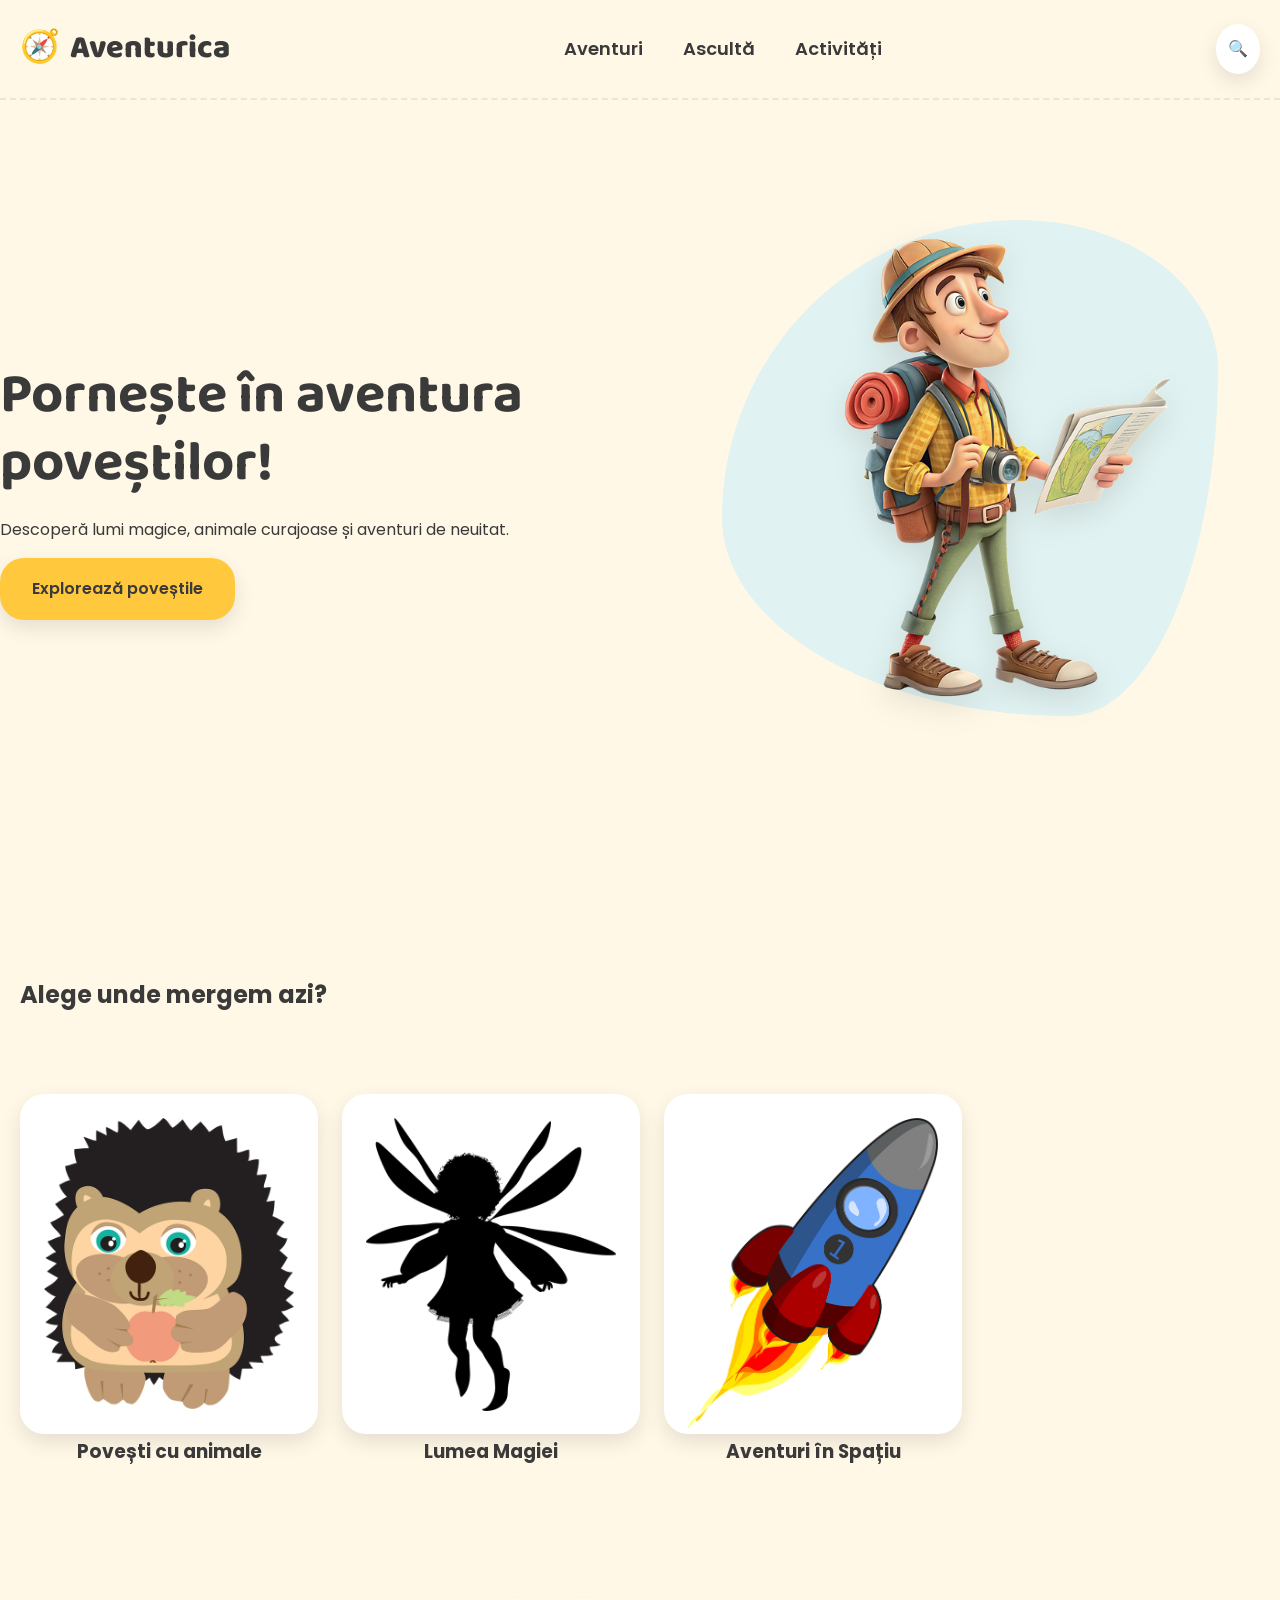
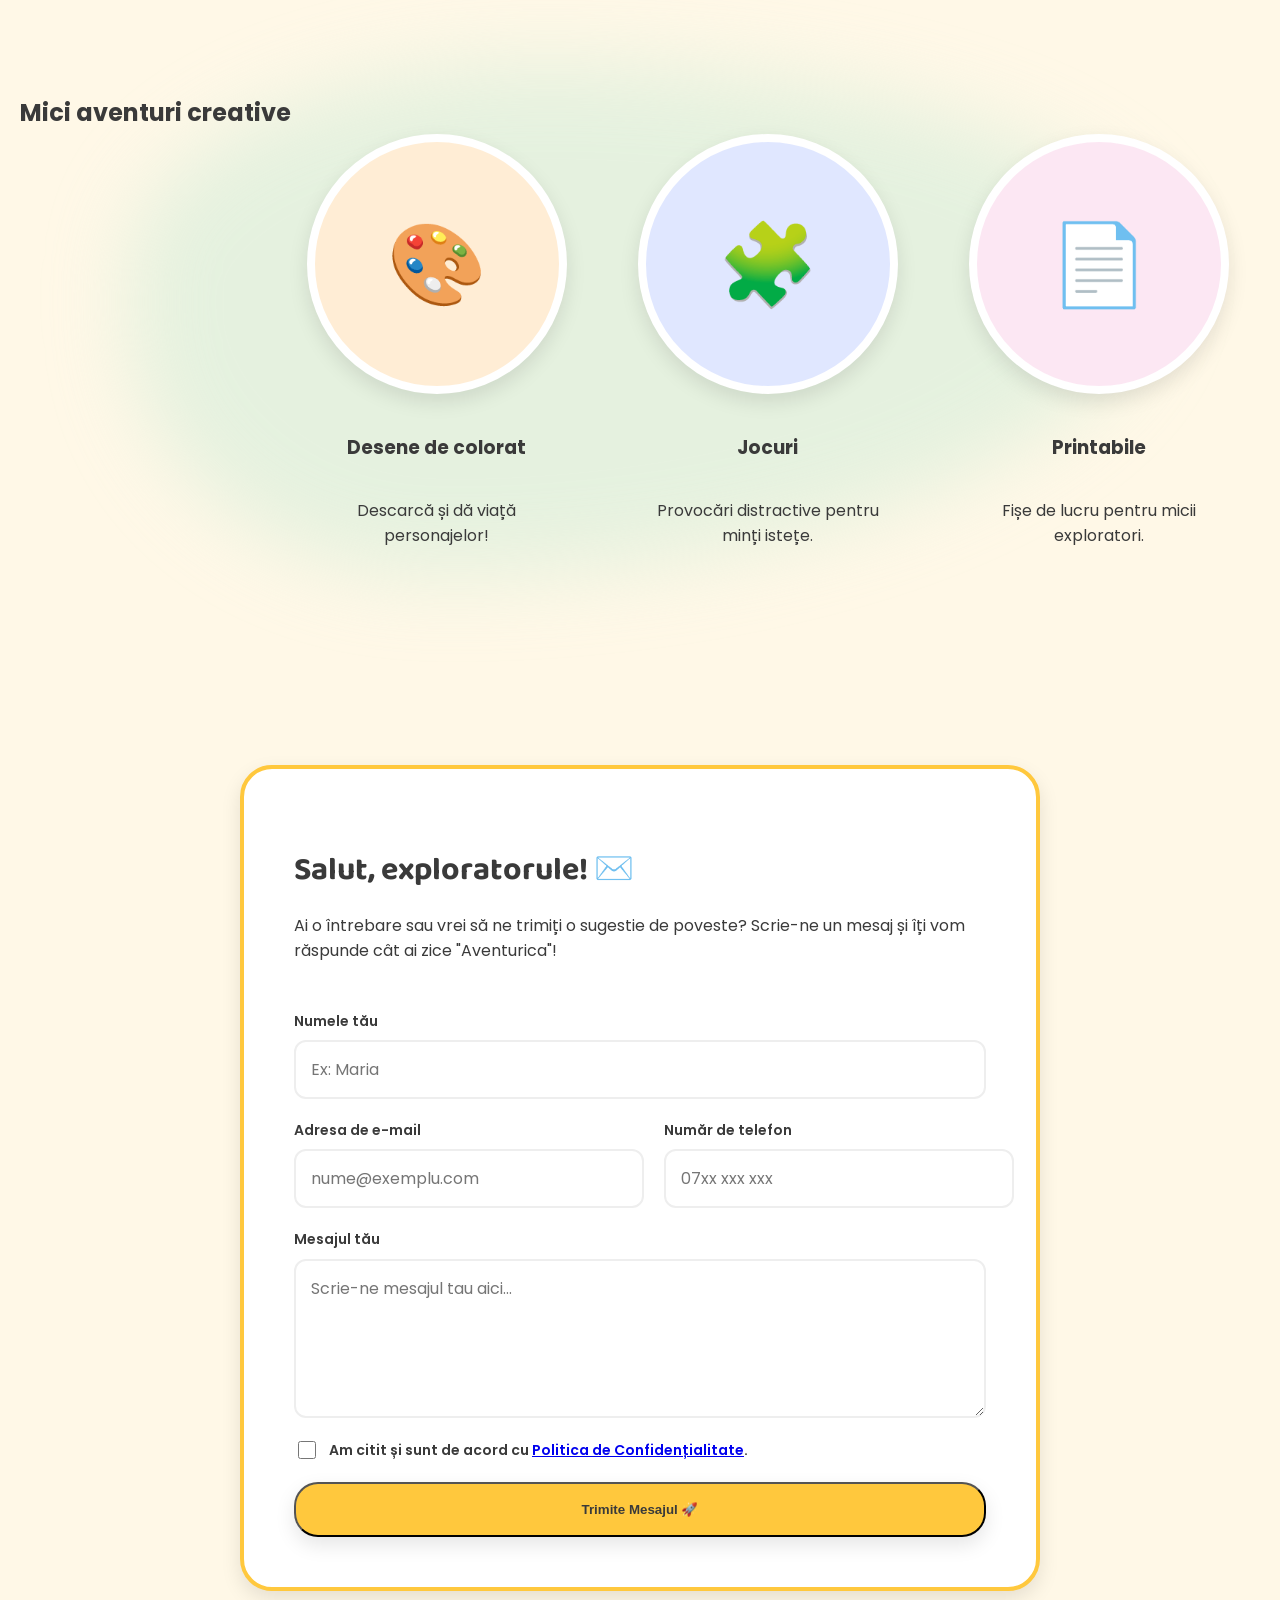
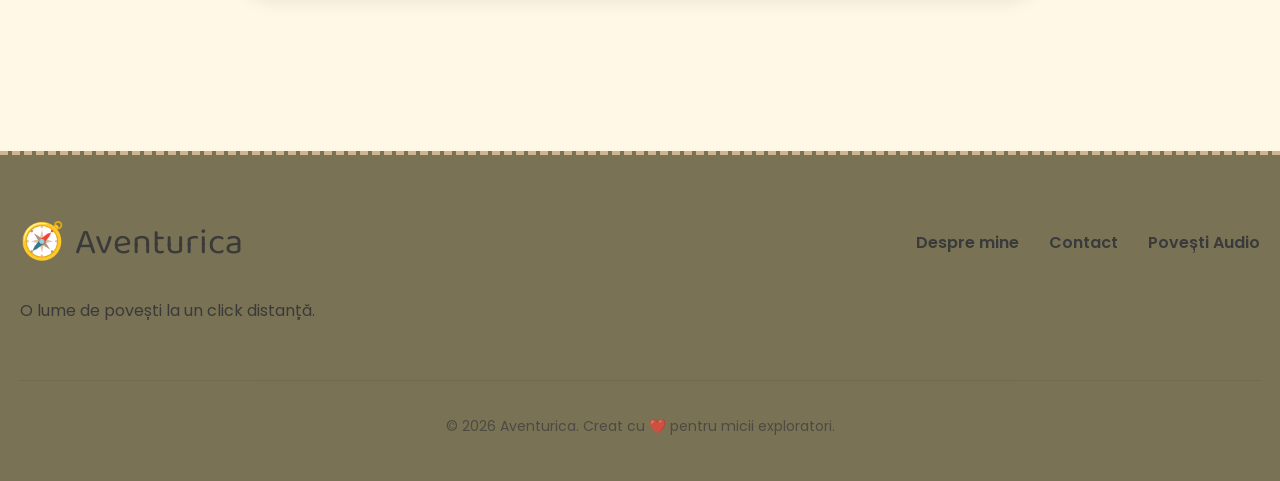
<file: index.html>
<!doctype html>
<html lang="ro">
  <head>
    <meta charset="UTF-8" />
    <meta name="viewport" content="width=device-width, initial-scale=1.0" />
    <title>Pornește în Aventură | Povești Magice pentru Copii</title>
    <meta
      name="description"
      content="Descoperă lumi magice, animale curajoase și aventuri de neuitat în cea mai frumoasă colecție de povești online."
    />
    <link
      href="https://fonts.googleapis.com/css2?family=Baloo+2:wght@600;800&family=Poppins:wght@400;600&display=swap"
      rel="stylesheet"
    />
    <link rel="stylesheet" href="style.css" />
  </head>
  <body>
    <header class="main-header">
      <div class="container header-flex">
        <a href="/" class="logo">
          <span class="logo-icon">🧭</span>
          Aventurica
        </a>

        <button class="mobile-menu-toggle" aria-label="Deschide meniul">
          <span class="bar"></span>
          <span class="bar"></span>
          <span class="bar"></span>
        </button>

        <nav class="main-nav">
          <ul class="nav-list">
            <li><a href="#aventuri" class="nav-link">Aventuri</a></li>
            <li><a href="#audio" class="nav-link">Ascultă</a></li>
            <li><a href="#activitati" class="nav-link">Activități</a></li>
          </ul>
        </nav>

        <div class="header-actions">
          <a href="#search" class="btn-secondary"
            >🔍 <span class="sr-only">Caută o poveste</span></a
          >
        </div>
      </div>
    </header>

    <main>
      <section class="hero">
        <div class="container">
          <div class="hero-content col-6">
            <h1>Pornește în aventura poveștilor!</h1>
            <p>
              Descoperă lumi magice, animale curajoase și aventuri de neuitat.
            </p>
            <a href="#aventuri" class="btn-primary">Explorează poveștile</a>
          </div>
          <div class="hero-image col-6">
            <div class="blob-bg">
              <img src="imagini/explorator.png" alt="Explorator" />
            </div>
          </div>
        </div>
      </section>

      <section id="aventuri" class="adventure-grid section-padding">
        <div class="container">
          <h2 class="text-center">Alege unde mergem azi?</h2>
          <div class="cards-container">
            <article class="card category-animals">
              <a
                href="poveste.html"
                style="text-decoration: none; color: inherit"
              >
             
                <div class="card-img">
                  <img src="imagini/arici-mic.png" alt="Povestea Ariciului" />
                </div>
                <h3>Povești cu animale</h3>
              </a>
            </article>

            <article class="card category-magic">
              <a
                href="poveste-magie.html"
                style="text-decoration: none; color: inherit"
              >
          
                <div class="card-img">
                  <img src="imagini/poveste-magie.png" alt="Lumea Zanelor" />
                </div>
                <h3>Lumea Magiei</h3>
              </a>
            </article>

            <article class="card category-space">
              <a
                href="poveste-spatiu.html"
                style="text-decoration: none; color: inherit"
              >
               
                <div class="card-img">
                  <img src="imagini/poveste-spatiu.png" alt="Aventuri Spatiale" />
                </div>
                <h3>Aventuri în Spațiu</h3>
              </a>
            </article>
          </div>
        </div>
      </section>


    <section id="activitati" class="activities-section">
      <div class="blob-organic-bg"></div>

      <div class="container">
        <h2 class="text-center">Mici aventuri creative</h2>

        <div class="islands-container">
          <div class="island-card">
            <div class="island-circle color-draw">
              <span class="island-icon">🎨</span>
            </div>
            <h3>Desene de colorat</h3>
            <p>Descarcă și dă viață personajelor!</p>
          </div>

          <div class="island-card">
            <div class="island-circle color-games">
              <span class="island-icon">🧩</span>
            </div>
            <h3>Jocuri</h3>
            <p>Provocări distractive pentru minți istețe.</p>
          </div>

          <div class="island-card">
            <div class="island-circle color-print">
              <span class="island-icon">📄</span>
            </div>
            <h3>Printabile</h3>
            <p>Fișe de lucru pentru micii exploratori.</p>
          </div>
        </div>
      </div>
    </section>

    <section id="contact" class="contact-section section-padding">
  <div class="container">
    <div class="contact-card">
      <div class="contact-info">
        <h2>Salut, exploratorule! ✉️</h2>
        <p>Ai o întrebare sau vrei să ne trimiți o sugestie de poveste? Scrie-ne un mesaj și îți vom răspunde cât ai zice "Aventurica"!</p>
      </div>
      
      <form action="#" class="contact-form">
        <div class="form-group">
          <label for="nume">Numele tău</label>
          <input type="text" id="nume" name="nume" placeholder="Ex: Maria" required />
        </div>

        <div class="form-row">
          <div class="form-group">
            <label for="email">Adresa de e-mail</label>
            <input type="email" id="email" name="email" placeholder="nume@exemplu.com" required />
          </div>
          <div class="form-group">
            <label for="telefon">Număr de telefon</label>
            <input type="tel" id="telefon" name="telefon" placeholder="07xx xxx xxx" />
          </div>
        </div>

        <div class="form-group">
          <label for="mesaj">Mesajul tău</label>
          <textarea id="mesaj" name="mesaj" rows="5" placeholder="Scrie-ne mesajul tau aici..." required></textarea>
        </div>

        <div class="form-checkbox">
          <input type="checkbox" id="gdpr" name="gdpr" required />
          <label for="gdpr">Am citit și sunt de acord cu <a href="politica-confidentialitate.html" target="_blank">Politica de Confidențialitate</a>.</label>
        </div>

        <button type="submit" class="btn-primary">Trimite Mesajul 🚀</button>
      </form>
    </div>
  </div>
</section>

    <footer class="main-footer">
      <div class="container">
        <div class="footer-content">
          <div class="footer-info-left">
            <div class="footer-logo">
              <span class="logo-icon">🧭</span>
              <span class="logo-text">Aventurica</span>
            </div>
            <p class="footer-tagline">
              O lume de povești la un click distanță.
            </p>
          </div>

          <div class="footer-nav">
            <a href="despre-mine.html">Despre mine</a>
            <a href="#contact">Contact</a>
            <a href="#aventuri">Povești Audio</a>
          </div>
        </div>

        <div class="footer-bottom">
          <p>© 2026 Aventurica. Creat cu ❤️ pentru micii exploratori.</p>
        </div>
      </div>
    </footer>
    <script>
      const menuToggle = document.querySelector('.mobile-menu-toggle');
      const navMenu = document.querySelector('.main-nav');
      menuToggle.addEventListener('click', () => {
        menuToggle.classList.toggle('active');
        navMenu.classList.toggle('active');
      });
    </script>
  </body>
</html>
</file>
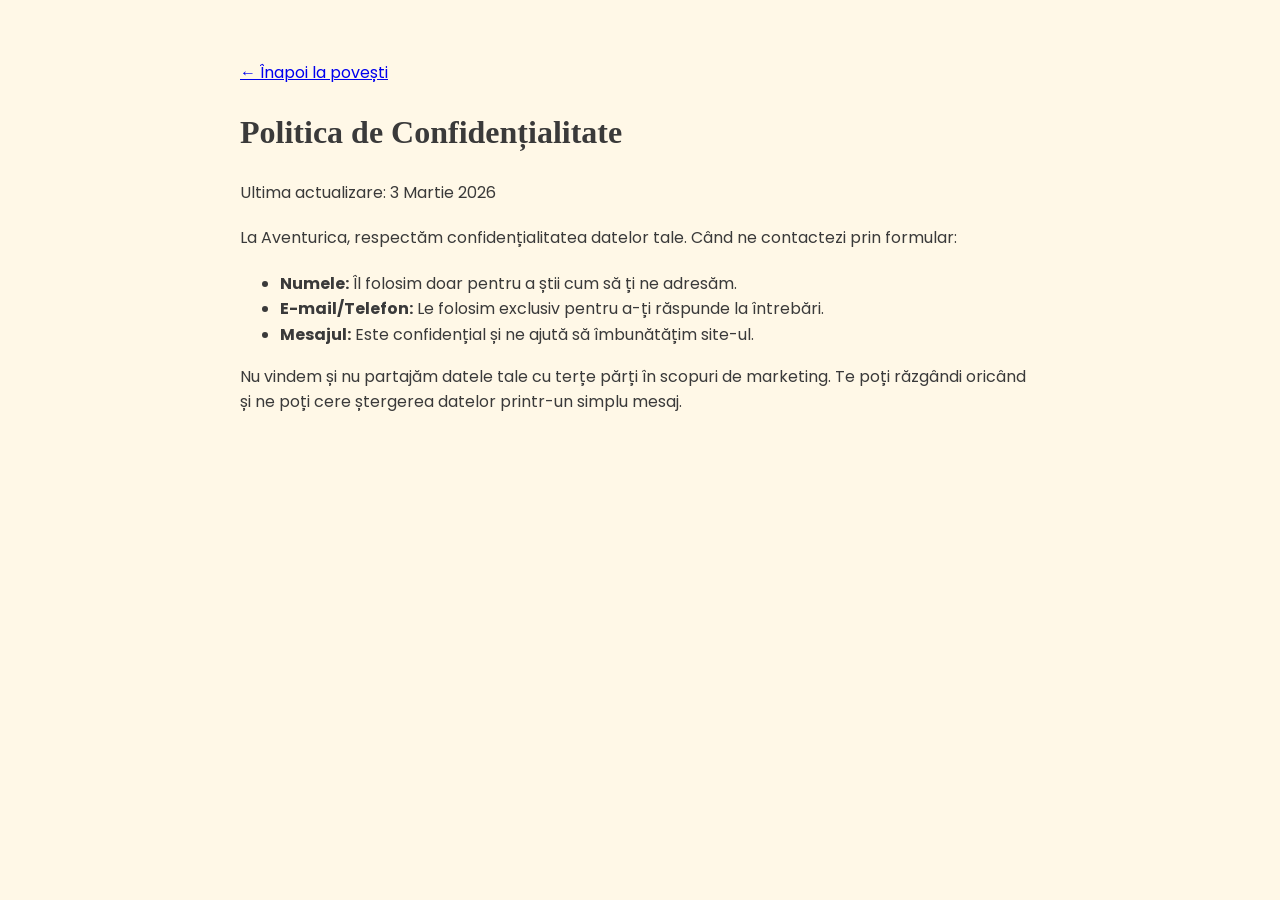
<file: politica-confidentialitate.html>
<!doctype html>
<html lang="ro">
  <head>
    <meta charset="UTF-8" />
    <meta name="viewport" content="width=device-width, initial-scale=1.0" />
    <title>Politica de Confidențialitate | Aventurica</title>
    <link
      href="https://fonts.googleapis.com/css2?family=Poppins:wght@400;600&display=swap"
      rel="stylesheet"
    />
    <link rel="stylesheet" href="style.css" />
    <style>
      .policy-content {
        padding: 60px 0;
        max-width: 800px;
        margin: 0 auto;
      }
      h1 {
        font-family: 'Baloo 2', cursive;
        color: var(--text-dark);
      }
      p {
        margin-bottom: 20px;
      }
    </style>
  </head>
  <body>
    <div class="container">
      <div class="policy-content">
        <a href="index.html">← Înapoi la povești</a>
        <h1>Politica de Confidențialitate</h1>
        <p>Ultima actualizare: 3 Martie 2026</p>

        <p>
          La Aventurica, respectăm confidențialitatea datelor tale. Când ne
          contactezi prin formular:
        </p>
        <ul>
          <li>
            <strong>Numele:</strong> Îl folosim doar pentru a știi cum să ți ne
            adresăm.
          </li>
          <li>
            <strong>E-mail/Telefon:</strong> Le folosim exclusiv pentru a-ți
            răspunde la întrebări.
          </li>
          <li>
            <strong>Mesajul:</strong> Este confidențial și ne ajută să
            îmbunătățim site-ul.
          </li>
        </ul>
        <p>
          Nu vindem și nu partajăm datele tale cu terțe părți în scopuri de
          marketing. Te poți răzgândi oricând și ne poți cere ștergerea datelor
          printr-un simplu mesaj.
        </p>
      </div>
    </div>
  </body>
</html>
</file>
<file: style.css>
/* =========================================
   1. Setări Globale & Variabile
   ========================================= */
:root {
  --bg-cream: #fff8e7;
  --primary-yellow: #ffc83d;
  --turcoaz: #2ec4b6;
  --text-dark: #3a3a3a;
  --white: #ffffff;
  --radius-lg: 24px;
  --radius-xl: 32px;
  --shadow-soft: 0 8px 20px rgba(0, 0, 0, 0.1);
  --container-width: 1280px;
}

* {
  box-sizing: border-box;
}

body {
  background-color: var(--bg-cream);
  font-family: 'Poppins', sans-serif;
  color: var(--text-dark);
  margin: 0;
  line-height: 1.6;
  -webkit-font-smoothing: antialiased;
  overflow-x: hidden;
}

img {
  max-width: 100%;
  height: auto;
}

/* =========================================
   2. Componente Reutilizabile
   ========================================= */
.container {
  max-width: var(--container-width);
  margin: 0 auto;
  padding: 0 20px;
  display: flex;
  flex-wrap: wrap;
}

.text-center {
  text-align: center;
}
.text-white {
  color: var(--white);
}

.btn-primary {
  display: inline-block;
  background: var(--primary-yellow);
  padding: 18px 32px;
  border-radius: var(--radius-lg);
  text-decoration: none;
  font-weight: 600;
  color: var(--text-dark);
  box-shadow: var(--shadow-soft);
  transition: all 0.3s cubic-bezier(0.175, 0.885, 0.32, 1.275);
}

.btn-primary:hover {
  transform: translateY(-5px) scale(1.05); /* Se ridică și se mărește puțin */
  background-color: #ffdb70; /* O nuanță de galben mai aprinsă */
  box-shadow: 0 12px 25px rgba(255, 200, 61, 0.4);
}

/* =========================================
   3. Header & Navigație
   ========================================= */
.main-header {
  width: 100%;
  height: 100px;
  background-color: var(--bg-cream);
  display: flex;
  align-items: center;
  position: sticky;
  top: 0;
  z-index: 1000;
  border-bottom: 2px dashed rgba(58, 58, 58, 0.1);
}

.header-flex {
  display: flex;
  justify-content: space-between;
  align-items: center;
  width: 100%;
}

.logo {
  font-family: 'Baloo 2', cursive;
  font-size: 32px;
  font-weight: 800;
  color: var(--text-dark);
  text-decoration: none;
  display: flex;
  align-items: center;
  gap: 10px;
}

.nav-list {
  display: flex;
  list-style: none;
  gap: 40px;
  margin: 0;
  padding: 0;
}

.nav-link {
  text-decoration: none;
  color: var(--text-dark);
  font-weight: 600;
  font-size: 18px;
  position: relative;
  transition: color 0.3s ease;
}

.nav-link::after {
  content: '';
  position: absolute;
  bottom: -5px;
  left: 0;
  width: 0;
  height: 3px;
  background: var(--primary-yellow);
  border-radius: 10px;
  transition: width 0.3s ease;
}

.nav-link:hover::after {
  width: 100%;
}
.nav-link:hover {
  color: var(--turcoaz);
}

.btn-secondary {
  background: white;
  padding: 12px;
  border-radius: 50%;
  box-shadow: var(--shadow-soft);
  text-decoration: none;
  display: flex;
  align-items: center;
  justify-content: center;
}

/* Meniu Mobil (Hamburger) */
.mobile-menu-toggle {
  display: none;
  flex-direction: column;
  gap: 6px;
  background: none;
  border: none;
  cursor: pointer;
  padding: 10px;
}

.mobile-menu-toggle .bar {
  width: 30px;
  height: 4px;
  background-color: var(--text-dark);
  border-radius: 10px;
  transition: 0.3s;
}

@media (max-width: 768px) {
  .mobile-menu-toggle {
    display: flex;
    z-index: 1001;
  }

  .main-nav {
    position: fixed;
    top: 0;
    right: -100%;
    width: 80%;
    height: 100vh;
    background-color: var(--bg-cream);
    box-shadow: -5px 0 15px rgba(0, 0, 0, 0.1);
    transition: 0.4s cubic-bezier(0.175, 0.885, 0.32, 1.275);
    display: flex;
    justify-content: center;
    align-items: center;
  }

  .main-nav.active {
    right: 0;
  }
  .nav-list {
    flex-direction: column;
    gap: 30px;
  }
  .nav-link {
    font-size: 24px;
  }

  .mobile-menu-toggle.active .bar:nth-child(1) {
    transform: translateY(10px) rotate(45deg);
  }
  .mobile-menu-toggle.active .bar:nth-child(2) {
    opacity: 0;
  }
  .mobile-menu-toggle.active .bar:nth-child(3) {
    transform: translateY(-10px) rotate(-45deg);
  }
}

/* =========================================
   4. Homepage - Hero Section
   ========================================= */
.hero {
  min-height: 720px;
  display: flex;
  align-items: center;
  padding: 60px 0;
}

.col-6 {
  flex: 0 0 calc(50% - 12px);
}

.blob-bg {
  width: 80%;
  aspect-ratio: 1/1;
  background: #e0f2f1;
  border-radius: 60% 40% 30% 70% / 60% 30% 70% 40%;
  display: flex;
  justify-content: center;
  align-items: center;
  animation: morph 8s ease-in-out infinite;
}

@keyframes morph {
  0% {
    border-radius: 60% 40% 30% 70% / 60% 30% 70% 40%;
  }
  50% {
    border-radius: 30% 60% 70% 40% / 50% 60% 30% 60%;
  }
  100% {
    border-radius: 60% 40% 30% 70% / 60% 30% 70% 40%;
  }
}

/* Update în style.css */

.hero .container {
  display: flex;
  flex-direction: row;
  align-items: center;
  justify-content: space-between;
  gap: 40px;
  padding: 60px 0;
}

.hero-content {
  flex: 1;
  text-align: left;
}

.hero-content h1 {
  font-family: 'Baloo 2', cursive;
  font-size: 3.5rem;
  line-height: 1.2;
  margin-bottom: 20px;
  color: var(--text-dark);
}

.hero-image {
  flex: 1;
  display: flex;
  justify-content: center;
}

/* Media Query pentru Tablete și Telefoane */
@media (max-width: 992px) {
  .hero {
    padding: 40px 0;
    min-height: auto;
  }

  .hero .container {
    flex-direction: column; /* Pune textul deasupra imaginii */
    text-align: center;
    padding: 40px 20px;
  }

  .col-6 {
    flex: 0 0 100%; /* Ocupă toată lățimea pe mobil */
  }

  .hero-content {
    text-align: center;
    order: 1; /* Textul primul */
  }

  .hero-image {
    order: 2; /* Imaginea a doua */
    margin-top: 30px;
  }

  .hero-content h1 {
    font-size: 2.5rem;
  }
}

/* Animație pentru plutire */
@keyframes float {
  0% {
    transform: translateY(0px);
  }
  50% {
    transform: translateY(-20px);
  }
  100% {
    transform: translateY(0px);
  }
}

.hero-image img {
  animation: float 4s ease-in-out infinite; /* Vulpița va pluti lin */
  filter: drop-shadow(
    0 10px 15px rgba(0, 0, 0, 0.1)
  ); /* Adăugăm o umbră discretă sub ea */
}

/* Păstrăm și animația de morph pentru fundalul colorat */
.blob-bg {
  width: 80%;
  aspect-ratio: 1/1;
  background: #e0f2f1;
  border-radius: 60% 40% 30% 70% / 60% 30% 70% 40%;
  display: flex;
  justify-content: center;
  align-items: center;
  animation: morph 8s ease-in-out infinite; /* Sursa 3: animația existentă */
}

/* =========================================
   5. Homepage - Aventuri & Audio
   ========================================= */
.adventure-grid {
  padding: 120px 0;
}
.cards-container {
  display: flex;
  justify-content: center;
  gap: 24px;
  margin-top: 60px;
  flex-wrap: wrap;
}

.card {
  flex: 0 0 280px;
  height: 340px;
  background: var(--white);
  border-radius: var(--radius-lg);
  padding: 24px;
  box-shadow: var(--shadow-soft);
  text-align: center;
  transition: all 0.3s cubic-bezier(0.175, 0.885, 0.32, 1.275);
}

.card:hover {
  transform: translateY(-10px) scale(1.05);
  box-shadow: 0 15px 35px rgba(0, 0, 0, 0.15);
}

.card-img {
  width: 250px;
  height: 300px;
}

.audio-section {
  width: 100%;
  background-color: var(--turcoaz);
  padding: 80px 0;
  display: flex;
  justify-content: center;
}

/* Culori specifice pentru categorii la hover */
.card.category-animals:hover {
  border-bottom: 5px solid #ffc83d;
}
.card.category-magic:hover {
  border-bottom: 5px solid #a855f7;
}
.card.category-space:hover {
  border-bottom: 5px solid #3b82f6;
}

.icon-badge {
  font-size: 2rem;
  background: #f0f0f0;
  padding: 10px;
  border-radius: 50%;
  display: inline-block;
  margin-bottom: 15px;
}

/* =========================================
   6. Homepage - Activități
   ========================================= */
.activities-section {
  position: relative;
  padding: 120px 0;
  overflow: hidden;
}

.blob-organic-bg {
  position: absolute;
  top: 50%;
  left: 50%;
  transform: translate(-50%, -50%);
  width: 80%;
  height: 70%;
  background-color: #d4edda;
  border-radius: 40% 60% 70% 30% / 40% 40% 60% 50%;
  z-index: -1;
  filter: blur(40px);
  opacity: 0.6;
}

.islands-container {
  display: flex;
  justify-content: space-around;
  align-items: flex-start;
  flex-wrap: wrap;
  gap: 40px;
  margin-top: 60px;
}

.island-card {
  flex: 0 1 260px;
  display: flex;
  flex-direction: column;
  align-items: center;
  text-align: center;
  transition: transform 0.4s ease;
}

.island-card:hover {
  transform: translateY(-15px);
}

.island-circle {
  width: 260px;
  height: 260px;
  border-radius: 50%;
  display: flex;
  justify-content: center;
  align-items: center;
  box-shadow: var(--shadow-soft);
  margin-bottom: 20px;
  border: 8px solid var(--white);
}

.island-icon {
  font-size: 80px;
}
.color-draw {
  background-color: #ffedd5;
}
.color-games {
  background-color: #e0e7ff;
}
.color-print {
  background-color: #fce7f3;
}

/* =========================================
   7. Pagina de Poveste
   ========================================= */
.story-page {
  position: relative;
  padding-bottom: 100px;
}

.story-hero {
  height: 300px;
  background-size: cover;
  background-position: center;
  filter: blur(4px);
  position: absolute;
  width: 100%;
  z-index: -1;
  top: 0;
}

.story-card {
  background: var(--white);
  max-width: 800px;
  margin: 40px auto 0;
  border-radius: var(--radius-xl);
  padding: 60px;
  box-shadow: 0 20px 50px rgba(0, 0, 0, 0.15);
  display: flex;
  flex-direction: column;
}

.story-header {
  text-align: center;
  margin-bottom: 40px;
}
.story-header h1 {
  font-size: 48px;
  font-family: 'Baloo 2', cursive;
  margin: 20px 0;
}
.story-main-img img {
  width: 100%;
  border-radius: var(--radius-lg);
  margin-top: 20px;
}

.story-content {
  font-size: 20px;
  line-height: 1.8;
  color: #444;
  max-width: 650px;
  margin: 0 auto;
}

.drop-cap {
  float: left;
  font-family: 'Baloo 2', cursive;
  font-size: 80px;
  line-height: 60px;
  padding-top: 4px;
  padding-right: 12px;
  color: var(--turcoaz);
  font-weight: 800;
}

.audio-player-mini {
  position: sticky;
  top: 120px;
  align-self: flex-end;
  margin-right: -100px;
  background: var(--primary-yellow);
  padding: 10px 20px;
  border-radius: 40px;
  display: flex;
  align-items: center;
  gap: 10px;
  box-shadow: var(--shadow-soft);
  z-index: 10;
}

.audio-player-sticky {
  transition: all 0.3s ease;
  border: none;
  cursor: pointer;
}

.audio-player-sticky:hover {
  background-color: #ffdb70;
  transform: scale(1.05);
}

/* =========================================
   8. Footer
   ========================================= */

.main-footer {
  background-color: #f3e5ab;
  background-image: url('[data-uri]');
  padding: 60px 0 30px;
  margin-top: 80px;
  border-top: 4px dashed #d2b48c;
  color: var(--text-dark);
  display: block; /* Suprascriem display flex general pentru a permite centrarea conținutului */
  width: 100%;
}

.footer-content {
  display: flex;
  justify-content: space-between; /* Împinge logo-ul la stânga și nav-ul la dreapta */
  align-items: flex-start;
  flex-wrap: wrap; /* Permite elementelor să treacă pe rândul următor pe ecrane mici */
  width: 100%;
  text-align: left; /* Aliniem textul la stânga pentru partea stângă */
}
.footer-info-left {
  display: flex;
  flex-direction: column;
  gap: 10px;
}

.footer-logo {
  font-family: 'Baloo 2', cursive;
  font-size: 36px;
  display: flex;
  align-items: center;
  gap: 10px;
}

.footer-nav {
  display: flex;
  gap: 30px;
  margin-top: 15px; /* Aliniere vizuală cu logo-ul */
}

.footer-nav a {
  text-decoration: none;
  color: var(--text-dark);
  font-weight: 600;
}
.footer-bottom {
  width: 100%; /* Ocupă toată lățimea pentru a se centra corect */
  margin-top: 40px;
  padding-top: 20px;
  border-top: 1px solid rgba(0, 0, 0, 0.1);
  text-align: center; /* Centrarea ultimei părți */
  font-size: 14px;
  opacity: 0.7;
}

/* Ajustare pentru ecrane mici (Mobile) */
@media (max-width: 768px) {
  .footer-content {
    flex-direction: column;
    align-items: center;
    text-align: center;
  }

  .footer-nav {
    justify-content: center;
    margin-top: 20px;
  }
}

@media (max-width: 480px) {
  .footer-nav {
    flex-direction: column;
    gap: 15px;
  }
}

/* =========================================
   9. Utilități SEO & Mobile
   ========================================= */
.sr-only {
  position: absolute;
  width: 1px;
  height: 1px;
  padding: 0;
  margin: -1px;
  overflow: hidden;
  clip: rect(0, 0, 0, 0);
  border: 0;
}

/* =========================================
   10. Secțiune Contact
   ========================================= */
.contact-section {
  padding: 80px 0;
  background-color: #fff8e7;
}

.contact-card {
  background: var(--white);
  width: 100%;
  max-width: 800px;
  margin: 0 auto;
  padding: 50px;
  border-radius: var(--radius-xl);
  box-shadow: var(--shadow-soft);
  display: flex;
  flex-direction: column;
  gap: 30px;
  border: 4px solid var(--primary-yellow);
}

.contact-info h2 {
  font-family: 'Baloo 2', cursive;
  font-size: 32px;
  margin-bottom: 10px;
}

.contact-form {
  display: flex;
  flex-direction: column;
  gap: 20px;
}

.form-group {
  display: flex;
  flex-direction: column;
  gap: 8px;
}

.form-row {
  display: flex;
  gap: 20px;
}

.form-row .form-group {
  flex: 1;
}

.contact-form label {
  font-weight: 600;
  font-size: 14px;
}

.contact-form input,
.contact-form textarea {
  padding: 15px;
  border: 2px solid #eee;
  border-radius: 12px;
  font-family: inherit;
  font-size: 16px;
  transition: border-color 0.3s ease;
}

.contact-form input:focus,
.contact-form textarea:focus {
  outline: none;
  border-color: var(--turcoaz);
  background-color: #f0fdfa;
}

.form-checkbox {
  display: flex;
  align-items: center;
  gap: 10px;
  font-size: 14px;
}

.form-checkbox input {
  width: 18px;
  height: 18px;
  cursor: pointer;
}

@media (max-width: 600px) {
  .form-row {
    flex-direction: column;
  }
  .contact-card {
    padding: 30px 20px;
  }
}

/* =========================================
   11. Pagina Despre Mine
   ========================================= */
.about-page {
  padding: 60px 0;
}

.about-grid {
  display: flex;
  align-items: center;
  gap: 60px;
  flex-wrap: wrap;
}

.about-image,
.about-text {
  flex: 1;
  min-width: 320px;
}

.photo-frame {
  background: var(--white);
  padding: 20px;
  border-radius: var(--radius-xl);
  box-shadow: var(--shadow-soft);
  transform: rotate(-2deg); /* Efect de fotografie polaroid */
  border: 2px dashed var(--turcoaz);
}

.photo-frame img {
  border-radius: var(--radius-lg);
  display: block;
}

.badge {
  background: var(--turcoaz);
  color: white;
  padding: 6px 16px;
  border-radius: 20px;
  font-size: 14px;
  font-weight: 600;
  display: inline-block;
  margin-bottom: 15px;
}

.about-text h1 {
  font-family: 'Baloo 2', cursive;
  font-size: 42px;
  margin-bottom: 20px;
}

.about-stats {
  display: flex;
  gap: 30px;
  margin-top: 30px;
}

.stat-item {
  display: flex;
  flex-direction: column;
}

.stat-number {
  font-family: 'Baloo 2', cursive;
  font-size: 32px;
  color: var(--primary-yellow);
  font-weight: 800;
}

.stat-label {
  font-size: 14px;
  font-weight: 600;
  opacity: 0.8;
}

.misiune-card {
  background: #e0f2f1;
  padding: 50px;
  border-radius: var(--radius-xl);
  text-align: center;
  max-width: 900px;
  margin: 60px auto 0;
}

.misiune-card h2 {
  font-family: 'Baloo 2', cursive;
  font-size: 36px;
  margin-bottom: 20px;
}

@media (max-width: 768px) {
  .about-grid {
    flex-direction: column;
    text-align: center;
  }
  .about-stats {
    justify-content: center;
  }
  .photo-frame {
    transform: rotate(0);
  }
}
</file>
